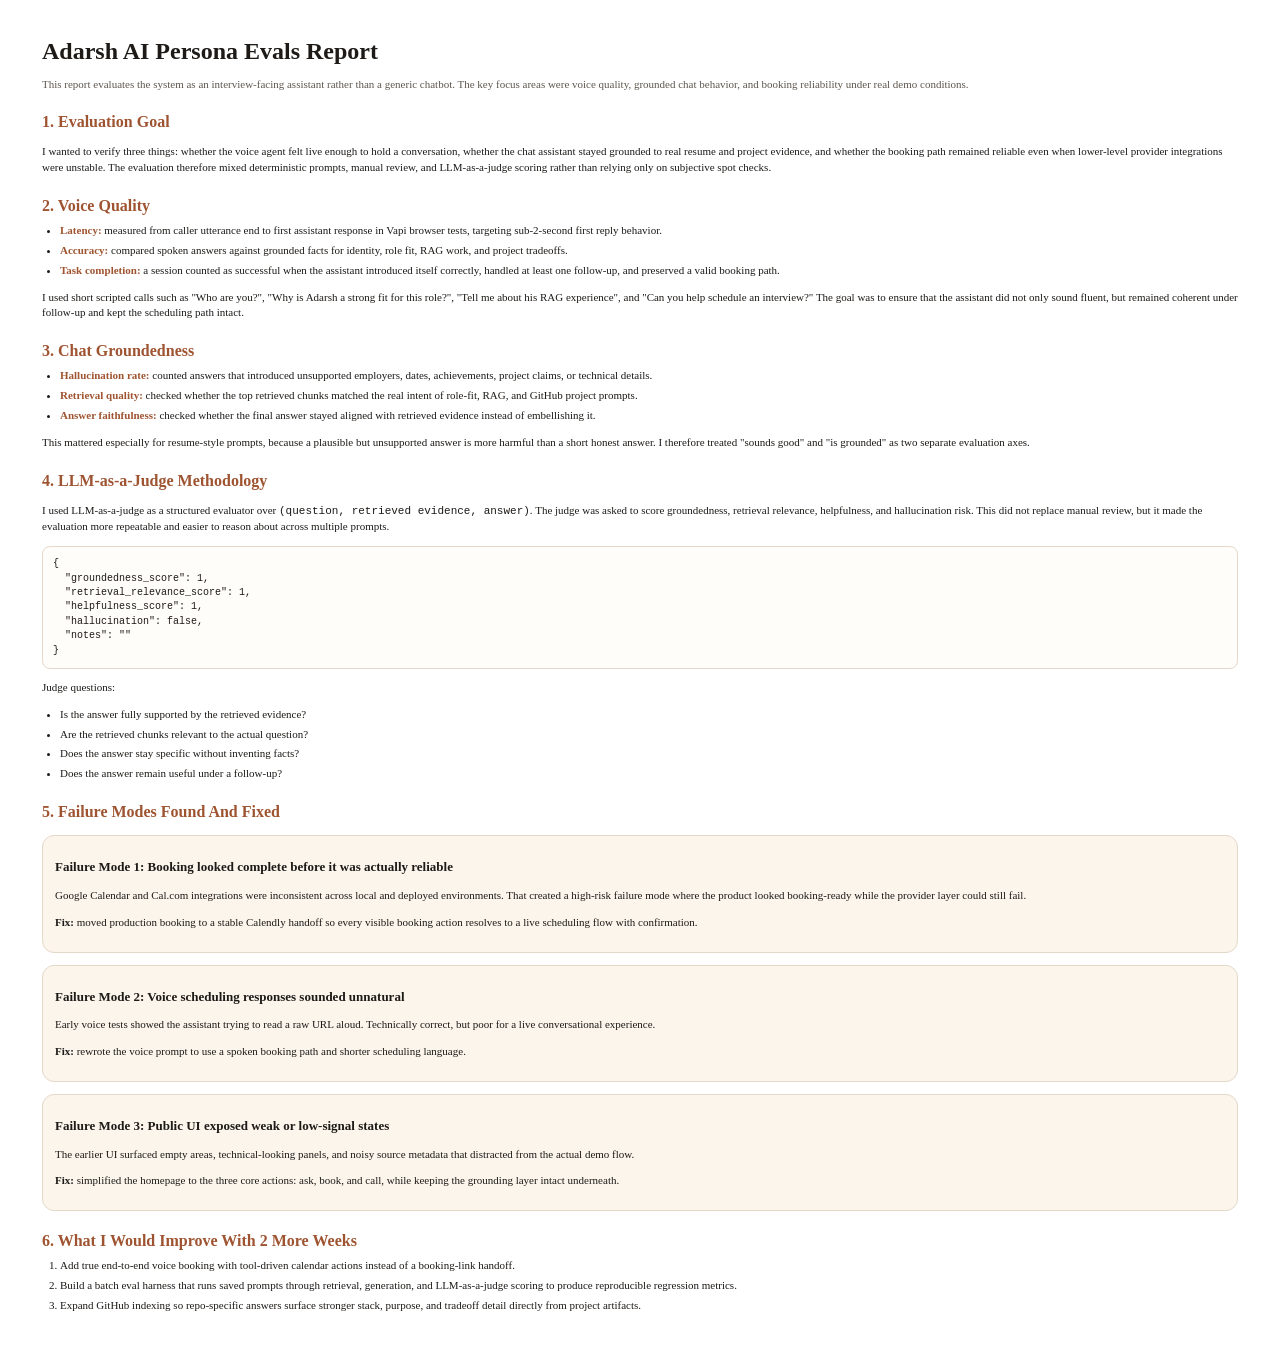
<file: reports/evals-report.html>
<!doctype html>
<html lang="en">
  <head>
    <meta charset="utf-8" />
    <title>Adarsh AI Persona Evals Report</title>
    <style>
      :root {
        --ink: #1d1a17;
        --muted: #5e574f;
        --line: #e4d8c9;
        --panel: #fbf5ec;
        --accent: #9f5431;
      }
      body {
        margin: 34px 42px;
        font-family: Georgia, serif;
        color: var(--ink);
        line-height: 1.44;
      }
      h1 {
        margin: 0 0 8px;
        font-size: 24px;
      }
      h2 {
        margin: 18px 0 6px;
        font-size: 16px;
        color: var(--accent);
      }
      h3 {
        margin: 12px 0 4px;
        font-size: 13px;
      }
      p,
      li,
      code {
        font-size: 11px;
      }
      .lede {
        margin: 0 0 10px;
        color: var(--muted);
      }
      .panel {
        border: 1px solid var(--line);
        border-radius: 12px;
        background: var(--panel);
        padding: 10px 12px;
        margin: 12px 0;
      }
      ul,
      ol {
        margin: 6px 0 0 18px;
        padding: 0;
      }
      li {
        margin: 0 0 4px;
      }
      pre {
        margin: 8px 0 0;
        padding: 10px;
        border-radius: 8px;
        border: 1px solid var(--line);
        background: #fffdf9;
        font-size: 10px;
        white-space: pre-wrap;
      }
      .metric-list li strong {
        color: var(--accent);
      }
    </style>
  </head>
  <body>
    <h1>Adarsh AI Persona Evals Report</h1>
    <p class="lede">
      This report evaluates the system as an interview-facing assistant rather than a generic chatbot. The key focus
      areas were voice quality, grounded chat behavior, and booking reliability under real demo conditions.
    </p>

    <h2>1. Evaluation Goal</h2>
    <p>
      I wanted to verify three things: whether the voice agent felt live enough to hold a conversation, whether the
      chat assistant stayed grounded to real resume and project evidence, and whether the booking path remained reliable
      even when lower-level provider integrations were unstable. The evaluation therefore mixed deterministic prompts,
      manual review, and LLM-as-a-judge scoring rather than relying only on subjective spot checks.
    </p>

    <h2>2. Voice Quality</h2>
    <ul class="metric-list">
      <li><strong>Latency:</strong> measured from caller utterance end to first assistant response in Vapi browser tests, targeting sub-2-second first reply behavior.</li>
      <li><strong>Accuracy:</strong> compared spoken answers against grounded facts for identity, role fit, RAG work, and project tradeoffs.</li>
      <li><strong>Task completion:</strong> a session counted as successful when the assistant introduced itself correctly, handled at least one follow-up, and preserved a valid booking path.</li>
    </ul>

    <p>
      I used short scripted calls such as "Who are you?", "Why is Adarsh a strong fit for this role?", "Tell me about
      his RAG experience", and "Can you help schedule an interview?" The goal was to ensure that the assistant did not
      only sound fluent, but remained coherent under follow-up and kept the scheduling path intact.
    </p>

    <h2>3. Chat Groundedness</h2>
    <ul class="metric-list">
      <li><strong>Hallucination rate:</strong> counted answers that introduced unsupported employers, dates, achievements, project claims, or technical details.</li>
      <li><strong>Retrieval quality:</strong> checked whether the top retrieved chunks matched the real intent of role-fit, RAG, and GitHub project prompts.</li>
      <li><strong>Answer faithfulness:</strong> checked whether the final answer stayed aligned with retrieved evidence instead of embellishing it.</li>
    </ul>

    <p>
      This mattered especially for resume-style prompts, because a plausible but unsupported answer is more harmful
      than a short honest answer. I therefore treated "sounds good" and "is grounded" as two separate evaluation axes.
    </p>

    <h2>4. LLM-as-a-Judge Methodology</h2>
    <p>
      I used LLM-as-a-judge as a structured evaluator over <code>(question, retrieved evidence, answer)</code>. The
      judge was asked to score groundedness, retrieval relevance, helpfulness, and hallucination risk. This did not
      replace manual review, but it made the evaluation more repeatable and easier to reason about across multiple
      prompts.
    </p>

    <pre>{
  "groundedness_score": 1,
  "retrieval_relevance_score": 1,
  "helpfulness_score": 1,
  "hallucination": false,
  "notes": ""
}</pre>

    <p>
      Judge questions:
    </p>
    <ul>
      <li>Is the answer fully supported by the retrieved evidence?</li>
      <li>Are the retrieved chunks relevant to the actual question?</li>
      <li>Does the answer stay specific without inventing facts?</li>
      <li>Does the answer remain useful under a follow-up?</li>
    </ul>

    <h2>5. Failure Modes Found And Fixed</h2>

    <div class="panel">
      <h3>Failure Mode 1: Booking looked complete before it was actually reliable</h3>
      <p>
        Google Calendar and Cal.com integrations were inconsistent across local and deployed environments. That created
        a high-risk failure mode where the product looked booking-ready while the provider layer could still fail.
      </p>
      <p>
        <strong>Fix:</strong> moved production booking to a stable Calendly handoff so every visible booking action
        resolves to a live scheduling flow with confirmation.
      </p>
    </div>

    <div class="panel">
      <h3>Failure Mode 2: Voice scheduling responses sounded unnatural</h3>
      <p>
        Early voice tests showed the assistant trying to read a raw URL aloud. Technically correct, but poor for a live
        conversational experience.
      </p>
      <p>
        <strong>Fix:</strong> rewrote the voice prompt to use a spoken booking path and shorter scheduling language.
      </p>
    </div>

    <div class="panel">
      <h3>Failure Mode 3: Public UI exposed weak or low-signal states</h3>
      <p>
        The earlier UI surfaced empty areas, technical-looking panels, and noisy source metadata that distracted from
        the actual demo flow.
      </p>
      <p>
        <strong>Fix:</strong> simplified the homepage to the three core actions: ask, book, and call, while keeping
        the grounding layer intact underneath.
      </p>
    </div>

    <h2>6. What I Would Improve With 2 More Weeks</h2>
    <ol>
      <li>Add true end-to-end voice booking with tool-driven calendar actions instead of a booking-link handoff.</li>
      <li>Build a batch eval harness that runs saved prompts through retrieval, generation, and LLM-as-a-judge scoring to produce reproducible regression metrics.</li>
      <li>Expand GitHub indexing so repo-specific answers surface stronger stack, purpose, and tradeoff detail directly from project artifacts.</li>
    </ol>
  </body>
</html>
</file>
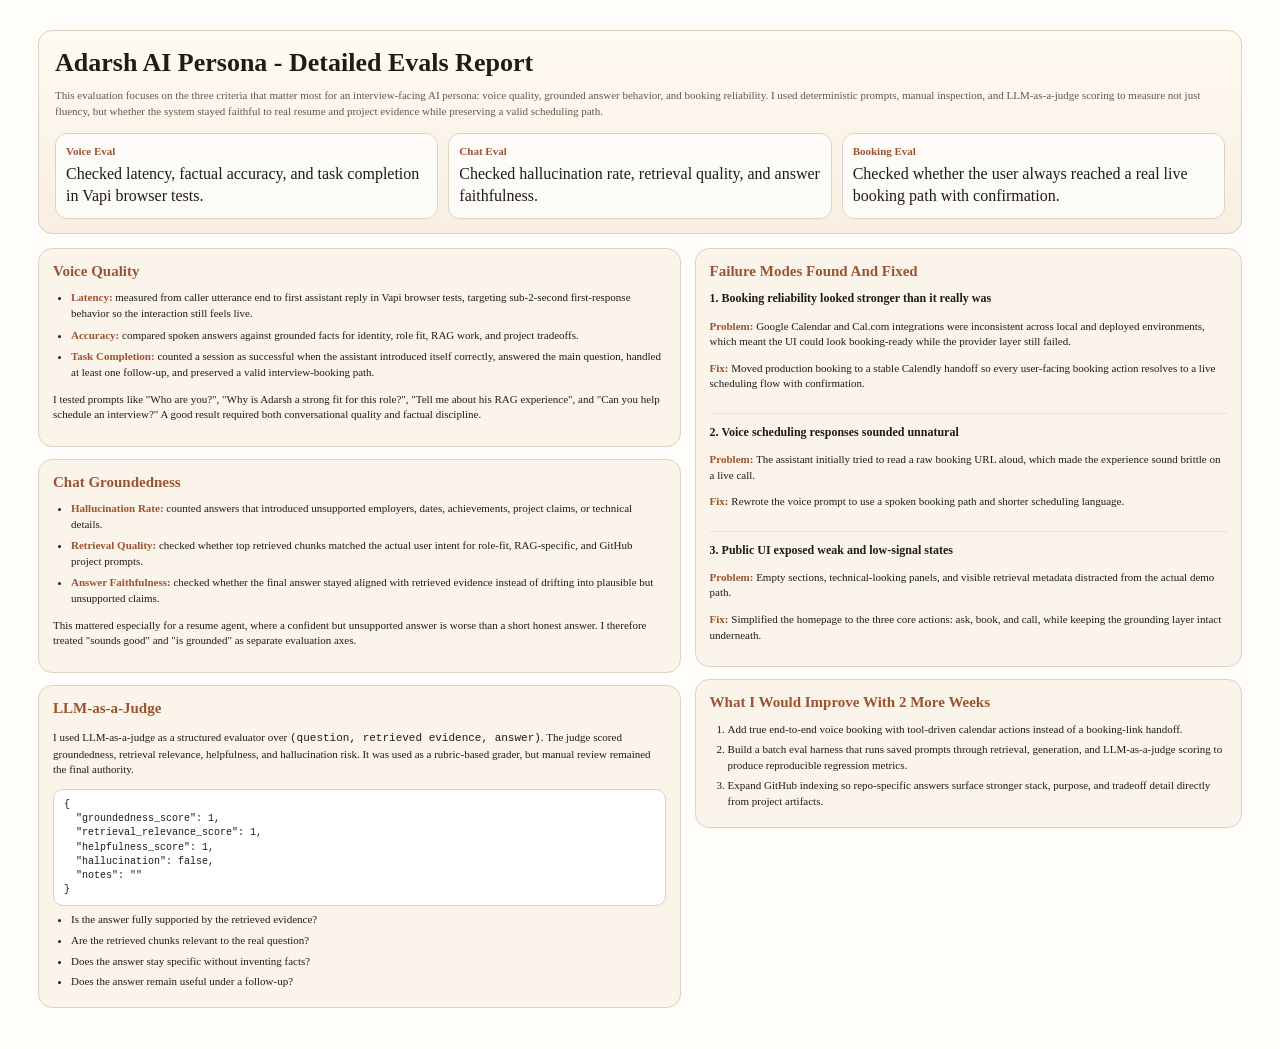
<file: static/evals-report-detailed.html>
<!doctype html>
<html lang="en">
  <head>
    <meta charset="utf-8" />
    <title>Adarsh AI Persona - Detailed Evals Report</title>
    <style>
      :root {
        --ink: #1f1b17;
        --muted: #62584f;
        --line: #dfd1c1;
        --paper: #fffdf9;
        --panel: #fbf4ea;
        --accent: #9d5331;
      }
      * {
        box-sizing: border-box;
      }
      body {
        margin: 30px 38px;
        font-family: Georgia, serif;
        color: var(--ink);
        background: var(--paper);
        line-height: 1.42;
      }
      h1 {
        margin: 0 0 6px;
        font-size: 26px;
      }
      h2 {
        margin: 0 0 8px;
        font-size: 15px;
        color: var(--accent);
      }
      h3 {
        margin: 0 0 6px;
        font-size: 12px;
      }
      p,
      li,
      code {
        font-size: 11px;
      }
      .lede {
        margin: 0 0 14px;
        color: var(--muted);
      }
      .hero {
        border: 1px solid var(--line);
        background: linear-gradient(180deg, #fffaf2, #f8efe2);
        border-radius: 14px;
        padding: 14px 16px;
        margin-bottom: 14px;
      }
      .hero-grid {
        display: grid;
        grid-template-columns: repeat(3, 1fr);
        gap: 10px;
        margin-top: 10px;
      }
      .hero-metric {
        border: 1px solid var(--line);
        border-radius: 12px;
        padding: 10px;
        background: rgba(255, 255, 255, 0.72);
      }
      .hero-metric strong {
        display: block;
        color: var(--accent);
        font-size: 11px;
        margin-bottom: 3px;
      }
      .two-col {
        display: grid;
        grid-template-columns: 1.08fr 0.92fr;
        gap: 14px;
        align-items: start;
      }
      .panel {
        border: 1px solid var(--line);
        border-radius: 14px;
        background: var(--panel);
        padding: 12px 14px;
        margin-bottom: 12px;
      }
      .metric-list {
        margin: 0;
        padding-left: 18px;
      }
      .metric-list li {
        margin-bottom: 6px;
      }
      .metric-list strong {
        color: var(--accent);
      }
      .rubric {
        border: 1px solid var(--line);
        background: #fff;
        border-radius: 10px;
        padding: 8px 10px;
        font-family: "SFMono-Regular", ui-monospace, monospace;
        font-size: 10px;
        white-space: pre-wrap;
      }
      .failure {
        margin-bottom: 10px;
        padding-bottom: 10px;
        border-bottom: 1px solid rgba(159, 83, 49, 0.12);
      }
      .failure:last-child {
        border-bottom: 0;
        margin-bottom: 0;
        padding-bottom: 0;
      }
      .label {
        color: var(--accent);
        font-weight: 700;
      }
      ul,
      ol {
        margin: 6px 0 0 18px;
        padding: 0;
      }
      li {
        margin-bottom: 5px;
      }
    </style>
  </head>
  <body>
    <section class="hero">
      <h1>Adarsh AI Persona - Detailed Evals Report</h1>
      <p class="lede">
        This evaluation focuses on the three criteria that matter most for an interview-facing AI persona: voice quality,
        grounded answer behavior, and booking reliability. I used deterministic prompts, manual inspection, and
        LLM-as-a-judge scoring to measure not just fluency, but whether the system stayed faithful to real resume and
        project evidence while preserving a valid scheduling path.
      </p>
      <div class="hero-grid">
        <div class="hero-metric">
          <strong>Voice Eval</strong>
          Checked latency, factual accuracy, and task completion in Vapi browser tests.
        </div>
        <div class="hero-metric">
          <strong>Chat Eval</strong>
          Checked hallucination rate, retrieval quality, and answer faithfulness.
        </div>
        <div class="hero-metric">
          <strong>Booking Eval</strong>
          Checked whether the user always reached a real live booking path with confirmation.
        </div>
      </div>
    </section>

    <div class="two-col">
      <div>
        <section class="panel">
          <h2>Voice Quality</h2>
          <ul class="metric-list">
            <li><strong>Latency:</strong> measured from caller utterance end to first assistant reply in Vapi browser tests, targeting sub-2-second first-response behavior so the interaction still feels live.</li>
            <li><strong>Accuracy:</strong> compared spoken answers against grounded facts for identity, role fit, RAG work, and project tradeoffs.</li>
            <li><strong>Task Completion:</strong> counted a session as successful when the assistant introduced itself correctly, answered the main question, handled at least one follow-up, and preserved a valid interview-booking path.</li>
          </ul>
          <p>
            I tested prompts like "Who are you?", "Why is Adarsh a strong fit for this role?", "Tell me about his RAG
            experience", and "Can you help schedule an interview?" A good result required both conversational quality
            and factual discipline.
          </p>
        </section>

        <section class="panel">
          <h2>Chat Groundedness</h2>
          <ul class="metric-list">
            <li><strong>Hallucination Rate:</strong> counted answers that introduced unsupported employers, dates, achievements, project claims, or technical details.</li>
            <li><strong>Retrieval Quality:</strong> checked whether top retrieved chunks matched the actual user intent for role-fit, RAG-specific, and GitHub project prompts.</li>
            <li><strong>Answer Faithfulness:</strong> checked whether the final answer stayed aligned with retrieved evidence instead of drifting into plausible but unsupported claims.</li>
          </ul>
          <p>
            This mattered especially for a resume agent, where a confident but unsupported answer is worse than a short
            honest answer. I therefore treated "sounds good" and "is grounded" as separate evaluation axes.
          </p>
        </section>

        <section class="panel">
          <h2>LLM-as-a-Judge</h2>
          <p>
            I used LLM-as-a-judge as a structured evaluator over <code>(question, retrieved evidence, answer)</code>.
            The judge scored groundedness, retrieval relevance, helpfulness, and hallucination risk. It was used as a
            rubric-based grader, but manual review remained the final authority.
          </p>
          <div class="rubric">{
  "groundedness_score": 1,
  "retrieval_relevance_score": 1,
  "helpfulness_score": 1,
  "hallucination": false,
  "notes": ""
}</div>
          <ul>
            <li>Is the answer fully supported by the retrieved evidence?</li>
            <li>Are the retrieved chunks relevant to the real question?</li>
            <li>Does the answer stay specific without inventing facts?</li>
            <li>Does the answer remain useful under a follow-up?</li>
          </ul>
        </section>
      </div>

      <div>
        <section class="panel">
          <h2>Failure Modes Found And Fixed</h2>
          <div class="failure">
            <h3>1. Booking reliability looked stronger than it really was</h3>
            <p><span class="label">Problem:</span> Google Calendar and Cal.com integrations were inconsistent across local and deployed environments, which meant the UI could look booking-ready while the provider layer still failed.</p>
            <p><span class="label">Fix:</span> Moved production booking to a stable Calendly handoff so every user-facing booking action resolves to a live scheduling flow with confirmation.</p>
          </div>
          <div class="failure">
            <h3>2. Voice scheduling responses sounded unnatural</h3>
            <p><span class="label">Problem:</span> The assistant initially tried to read a raw booking URL aloud, which made the experience sound brittle on a live call.</p>
            <p><span class="label">Fix:</span> Rewrote the voice prompt to use a spoken booking path and shorter scheduling language.</p>
          </div>
          <div class="failure">
            <h3>3. Public UI exposed weak and low-signal states</h3>
            <p><span class="label">Problem:</span> Empty sections, technical-looking panels, and visible retrieval metadata distracted from the actual demo path.</p>
            <p><span class="label">Fix:</span> Simplified the homepage to the three core actions: ask, book, and call, while keeping the grounding layer intact underneath.</p>
          </div>
        </section>

        <section class="panel">
          <h2>What I Would Improve With 2 More Weeks</h2>
          <ol>
            <li>Add true end-to-end voice booking with tool-driven calendar actions instead of a booking-link handoff.</li>
            <li>Build a batch eval harness that runs saved prompts through retrieval, generation, and LLM-as-a-judge scoring to produce reproducible regression metrics.</li>
            <li>Expand GitHub indexing so repo-specific answers surface stronger stack, purpose, and tradeoff detail directly from project artifacts.</li>
          </ol>
        </section>
      </div>
    </div>
  </body>
</html>
</file>
